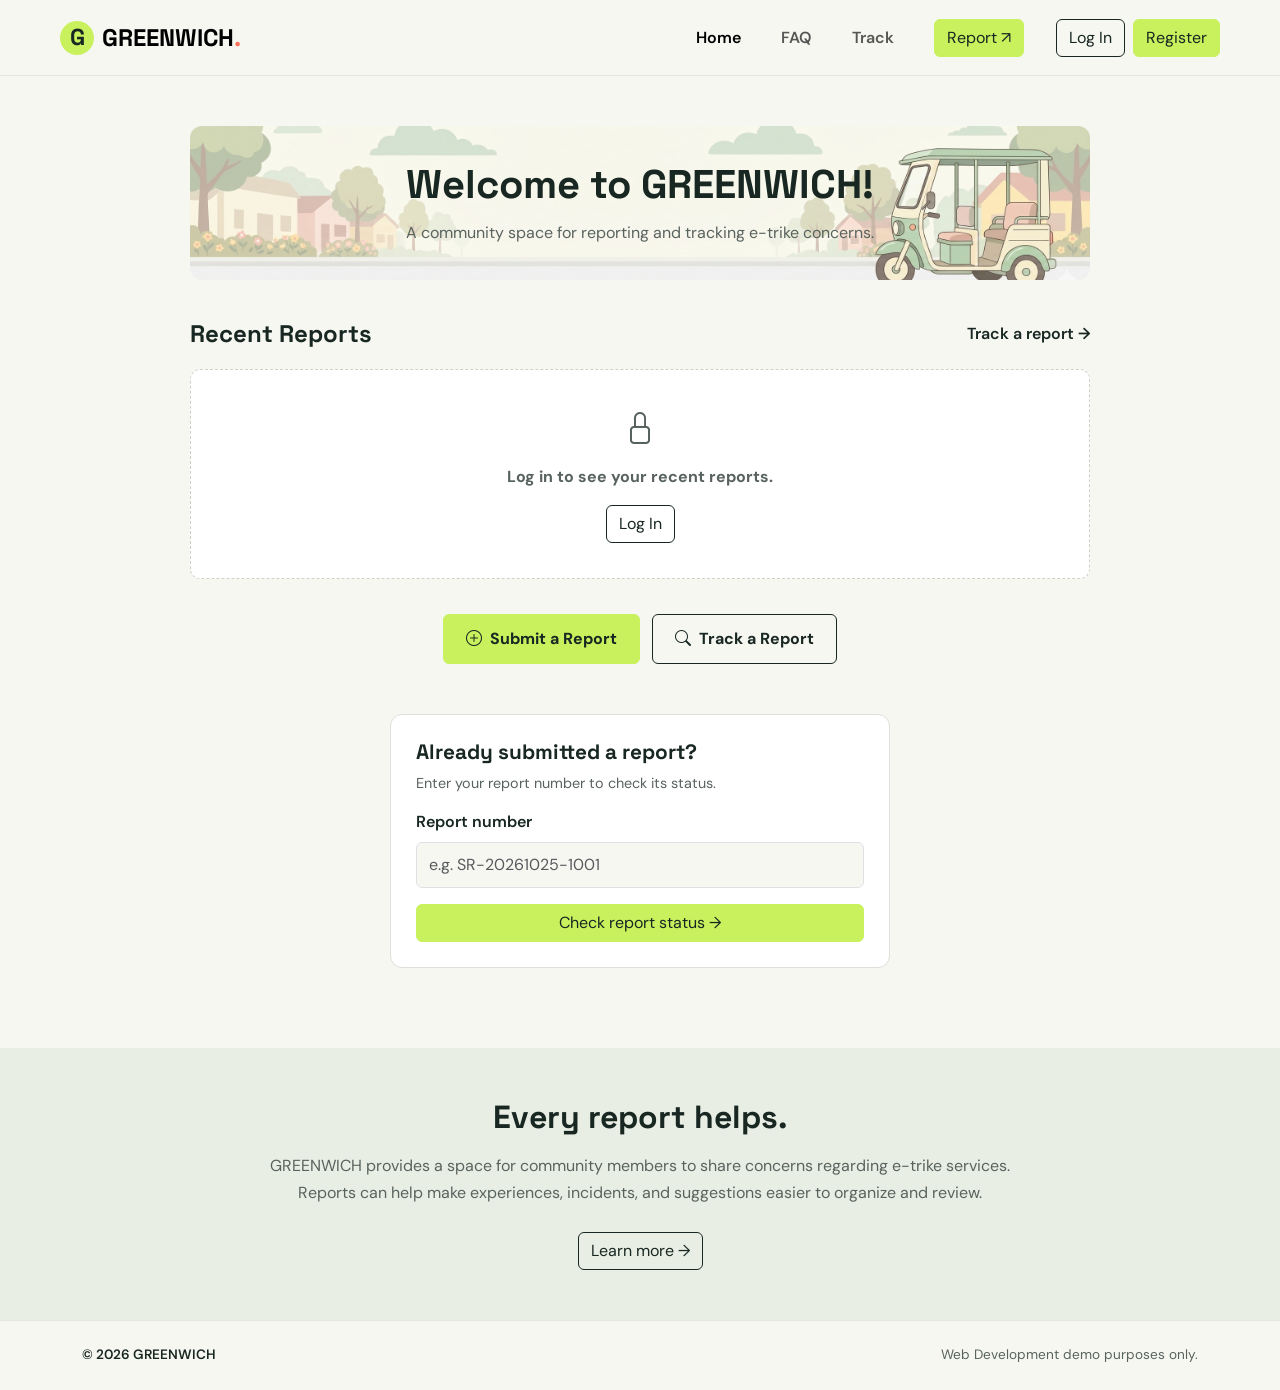
<file: Citizen Reporting Website/Citizen Reporting Website/index.html>
<!doctype html>
<html lang="en">
<head>
    <meta charset="utf-8">
    <meta name="viewport" content="width=device-width, initial-scale=1">
    <meta name="theme-color" content="#f7f7f2">
    <meta name="description" content="A community website for reporting and tracking e-trike concerns.">
    <title>GREENWICH | Citizen Reporting Website</title>

    <link href="https://cdn.jsdelivr.net/npm/bootstrap@5.3.3/dist/css/bootstrap.min.css" rel="stylesheet">
    <link rel="stylesheet" href="https://cdn.jsdelivr.net/npm/bootstrap-icons@1.11.3/font/bootstrap-icons.min.css">

    <link rel="preconnect" href="https://fonts.googleapis.com">
    <link rel="preconnect" href="https://fonts.gstatic.com" crossorigin>
    <link href="https://fonts.googleapis.com/css2?family=DM+Sans:wght@400;500;600;700&family=Space+Grotesk:wght@500;600;700&display=swap" rel="stylesheet">

    <link rel="stylesheet" href="styles/index.css">
    <link rel="stylesheet" href="styles/menu.css">
    <link rel="stylesheet" href="styles/footer.css">

    <script src="scripts/menu.js" defer></script>
    <script src="scripts/report-lookup.js" defer></script>
    <script src="scripts/auth.js" defer></script>

    <style>

        body {
            background: #f7f7f2;
            color: #182722;
        }

        .navbar {
            background: #f7f7f2;
            border-bottom: 1px solid #e5e7df;
        }

        .brand-mark {
            background: #c9f15d;
            color: #182722;
        }

        .brand-period {
            color: #ff7059;
        }

        .navbar-nav .nav-link {
            font-weight: 600;
        }

        .home-main {
            min-height: calc(100vh - 76px);
            padding: 50px 20px 80px;
        }


        .welcome-panel {
            width: 100%;
            max-width: 900px;
            margin: 0 auto 40px;
            padding: 35px 30px;
            background-color: #e4e7e1;
            background-image: url("images/etrike-banner.jpg");
            background-size: cover;
            background-position: center;
            background-repeat: no-repeat;
            border-radius: 12px;
            text-align: center;
        }


            .welcome-panel h1 {
                font-family: var(--display-font);
                font-size: clamp(1.5rem, 4vw, 2.5rem);
                font-weight: 700;
                margin-bottom: 12px;
            }

            .welcome-panel p {
                margin: 0;
                color: #59635e;
            }

        .recent-section {
            width: 100%;
            max-width: 900px;
            margin: 0 auto;
        }

        .recent-heading {
            display: flex;
            align-items: center;
            justify-content: space-between;
            gap: 15px;
            margin-bottom: 20px;
        }

            .recent-heading h2 {
                font-family: var(--display-font);
                font-weight: 700;
                font-size: 1.5rem;
                margin: 0;
            }

            .recent-heading a {
                color: #182722;
                font-weight: 600;
                text-decoration: none;
            }

                .recent-heading a:hover {
                    text-decoration: underline;
                }

        .recent-list {
            display: flex;
            flex-direction: column;
            gap: 15px;
        }

        .recent-report {
            display: flex;
            align-items: center;
            gap: 18px;
            padding: 20px;
            background: #fff;
            border: 1px solid #dce1d9;
            border-radius: 10px;
            color: #182722;
            text-decoration: none;
            transition: transform 150ms ease, border-color 150ms ease;
        }

            .recent-report:hover {
                transform: translateY(-2px);
                border-color: #a8bc8a;
                color: #182722;
            }

        .recent-report-icon {
            flex: 0 0 64px;
            width: 64px;
            height: 64px;
            display: grid;
            place-items: center;
            background: #edf1e8;
            border: 1px solid #dce1d9;
            border-radius: 8px;
            font-size: 1.5rem;
            color: #314128;
        }

        .recent-report-content {
            flex: 1;
            min-width: 0;
        }

        .recent-report-title {
            font-family: var(--display-font);
            font-size: 1rem;
            font-weight: 700;
            margin-bottom: 5px;
        }

        .recent-report-description {
            color: #59635e;
            font-size: 0.9rem;
            margin-bottom: 8px;
            overflow-wrap: anywhere;
        }

        .recent-report-meta {
            display: flex;
            flex-wrap: wrap;
            gap: 8px 14px;
            color: #727c75;
            font-size: 0.8rem;
        }

        .recent-report-arrow {
            font-size: 1.25rem;
            flex-shrink: 0;
        }

        .empty-reports {
            padding: 35px 20px;
            background: white;
            border: 1px dashed #cbd3c7;
            border-radius: 10px;
            text-align: center;
            color: #59635e;
        }

            .empty-reports i {
                font-size: 2rem;
                display: block;
                margin-bottom: 12px;
            }

        .home-actions {
            display: flex;
            justify-content: center;
            gap: 12px;
            flex-wrap: wrap;
            margin-top: 35px;
        }

            .home-actions .btn {
                padding: 12px 22px;
                font-weight: 700;
            }

        .home-report-button {
            background: #c9f15d;
            border: 1px solid #c9f15d;
            color: #182722;
        }

            .home-report-button:hover {
                background: #d8ff75;
                border-color: #d8ff75;
                color: #182722;
            }

        .home-track-button {
            border: 1px solid #182722;
            color: #182722;
        }

            .home-track-button:hover {
                background: #182722;
                color: white;
            }

        .home-lookup {
            max-width: 500px;
            margin: 50px auto 0;
            padding: 25px;
            border: 1px solid #dce1d9;
            border-radius: 12px;
            background: white;
        }

            .home-lookup h2 {
                font-family: var(--display-font);
                font-size: 1.3rem;
                font-weight: 700;
            }

            .home-lookup p {
                color: #59635e;
                font-size: 0.9rem;
            }

            .home-lookup .form-control {
                min-height: 46px;
            }

        .lookup-feedback {
            color: #59635e;
        }

        .home-info {
            padding: 50px 20px;
            background: #e9eee4;
            text-align: center;
        }

        .home-info-inner {
            max-width: 750px;
            margin: 0 auto;
        }

        .home-info h2 {
            font-family: var(--display-font);
            font-weight: 700;
            margin-bottom: 15px;
        }

        .home-info p {
            color: #59635e;
            line-height: 1.7;
        }

        .home-info .btn {
            margin-top: 10px;
        }

        .site-footer {
            background: #f7f7f2;
        }

        /* Mobile */
        @media (max-width: 767.98px) {
            .home-main {
                padding: 30px 16px 55px;
            }

            .welcome-panel {
                padding: 28px 20px;
                margin-bottom: 30px;
            }

                .welcome-panel h1 {
                    font-size: 1.6rem;
                }

            .recent-heading h2 {
                font-size: 1.25rem;
            }

            .recent-report {
                gap: 12px;
                padding: 14px;
            }

            .recent-report-icon {
                flex-basis: 50px;
                width: 50px;
                height: 50px;
                font-size: 1.2rem;
            }

            .recent-report-title {
                font-size: 0.95rem;
            }

            .recent-report-description {
                font-size: 0.85rem;
            }

            .recent-report-arrow {
                font-size: 1rem;
            }

            .home-actions {
                flex-direction: column;
            }

                .home-actions .btn {
                    width: 100%;
                }

            .home-lookup {
                padding: 20px;
                margin-top: 35px;
            }

            .recent-heading {
                align-items: flex-start;
            }
        }

        @media (prefers-reduced-motion: reduce) {
            .recent-report {
                transition: none;
            }

                .recent-report:hover {
                    transform: none;
                }
        }
    </style>
</head>

<body>

    <!-- Navigation -->
    <header class="navbar navbar-expand-md sticky-top px-3 px-lg-5">
        <div class="container-fluid">

            <a class="navbar-brand d-flex align-items-center gap-2 mb-0" href="index.html">
                <span class="brand-mark" aria-hidden="true">G</span>
                <span class="brand-name fs-4 fw-bold">GREENWICH<span class="brand-period">.</span></span>
            </a>

            <button class="navbar-toggler" type="button"
                    aria-label="Open navigation menu"
                    aria-expanded="false"
                    aria-controls="site-navigation">
                <span class="navbar-toggler-icon" aria-hidden="true"></span>
            </button>

            <nav class="collapse navbar-collapse justify-content-md-end"
                 id="site-navigation"
                 aria-label="Main navigation">


                <div class="navbar-nav align-items-md-center gap-md-4">
                    <a class="nav-link active" href="index.html" aria-current="page">Home</a>
                    <a class="nav-link" href="faq.html">FAQ</a>
                    <a class="nav-link" href="track.html">Track</a>

                    <a class="btn home-report-button ms-md-2" href="report.html">
                        Report <span aria-hidden="true">↗</span>
                    </a>

                    <div id="account-controls" class="d-flex align-items-md-center gap-2 ms-md-2">
                        <!-- Account buttons will appear here -->
                    </div>
                </div>


            </nav>
        </div>
    </header>

    <!-- Homepage -->
    <main class="home-main">

        <!-- Welcome -->
        <section class="welcome-panel" aria-labelledby="welcome-title">
            <h1 id="welcome-title">Welcome to GREENWICH!</h1>
            <p>A community space for reporting and tracking e-trike concerns.</p>
        </section>

        <!-- Recent reports -->
        <section class="recent-section" aria-labelledby="recent-title">

            <div class="recent-heading">
                <h2 id="recent-title">Recent Reports</h2>
                <a href="track.html">Track a report <span aria-hidden="true">→</span></a>
            </div>

            <div class="recent-list" id="recent-reports-list">
                <div class="empty-reports">
                    <i class="bi bi-arrow-repeat" aria-hidden="true"></i>
                    Loading reports...
                </div>
            </div>

            <div class="home-actions">
                <a href="report.html" class="btn home-report-button">
                    <i class="bi bi-plus-circle me-1" aria-hidden="true"></i>
                    Submit a Report
                </a>

                <a href="track.html" class="btn home-track-button">
                    <i class="bi bi-search me-1" aria-hidden="true"></i>
                    Track a Report
                </a>
            </div>

        </section>

        <!-- Report number lookup -->
        <section class="home-lookup" aria-labelledby="lookup-title">

            <h2 id="lookup-title">Already submitted a report?</h2>
            <p>Enter your report number to check its status.</p>

            <form id="report-lookup-form">
                <label class="form-label fw-semibold" for="report-number">Report number</label>

                <input class="form-control mb-3"
                       id="report-number"
                       name="report-number"
                       type="text"
                       placeholder="e.g. SR-20261025-1001"
                       autocomplete="off"
                       required>

                <button class="btn home-report-button w-100" type="submit">
                    Check report status <span aria-hidden="true">→</span>
                </button>

                <p class="lookup-feedback small mt-3 mb-0"
                   id="report-lookup-feedback"
                   role="status"
                   aria-live="polite"
                   hidden></p>
            </form>

        </section>

    </main>

    <!-- Information -->
    <section class="home-info" id="about">
        <div class="home-info-inner">

            <h2>Every report helps.</h2>

            <p>
                GREENWICH provides a space for community members to share concerns
                regarding e-trike services. Reports can help make experiences,
                incidents, and suggestions easier to organize and review.
            </p>

            <a href="faq.html" class="btn home-track-button">
                Learn more <span aria-hidden="true">→</span>
            </a>

        </div>
    </section>

    <!-- Footer -->
    <footer class="site-footer py-4">
        <div class="container d-flex flex-column flex-sm-row justify-content-between align-items-sm-center gap-2">
            <p class="footer-copyright mb-0">&copy; 2026 GREENWICH</p>
            <p class="footer-notice mb-0">Web Development demo purposes only.</p>
        </div>
    </footer>

    <!-- Recent report rendering -->
    <script src="data/reports.js"></script>
    <script>
        const recentReportsKey = "GREENWICH";
        const recentReportsContainer = document.querySelector("#recent-reports-list");

        const statusLabels = {

          "submitted": "Submitted",
          "under_review": "Under review",
          "in_progress": "In progress",
          "assigned": "Assigned",
          "resolved": "Resolved",
          "case_closed": "Case closed"
        };
        

        const reportIcons = {
            "submitted": "bi-send",
            "under_review": "bi-clipboard-check",
            "in_progress": "bi-arrow-repeat",
            "assigned": "bi-person-check",
            "resolved": "bi-check-circle",
            "case_closed": "bi-lock"
        };

        const escapeHTML = (value) => {
            return String(value ?? "").replace(/[&<>"']/g, (character) => ({
                "&": "&amp;",
                "<": "&lt;",
                ">": "&gt;",
                '"': "&quot;",
                "'": "&#39;"
            }[character]));
        };

        const formatDate = (value) => {
            if (!value) return "Date unavailable";

            const date = new Date(value);

            if (Number.isNaN(date.getTime())) {
                return "Date unavailable";
            }

            return date.toLocaleDateString(undefined, {
                year: "numeric",
                month: "short",
                day: "numeric"
            });
        };

        const renderReports = (reports) => {
            recentReportsContainer.innerHTML = "";

            if (reports.length === 0) {
                recentReportsContainer.innerHTML = `
              <div class="empty-reports">
                <i class="bi bi-clipboard" aria-hidden="true"></i>
                <p class="mb-2 fw-bold">No reports available yet.</p>
                <p class="mb-0">Be the first to submit a community report.</p>
              </div>`;
                return;
            }

            reports.slice(0, 3).forEach((report) => {
                const reportNumber = report.reportNumber || "Unknown report";
                const status = report.status || "pending";
                const category = report.category || "Community report";
                const description = report.description || "No description provided.";
                const date = report.submittedAt || report.receivedDate;

                const card = document.createElement("a");
                card.className = "recent-report";
                card.href = `track.html?report=${encodeURIComponent(reportNumber)}`;

                card.innerHTML = `
              <div class="recent-report-icon">
                <i class="bi ${reportIcons[status] || "bi-file-earmark"}"
                  aria-hidden="true"></i>
              </div>

              <div class="recent-report-content">
                <h3 class="recent-report-title">${escapeHTML(category)}</h3>

                <p class="recent-report-description">
                  ${escapeHTML(description)}
                </p>

                <div class="recent-report-meta">
                  <span>${escapeHTML(reportNumber)}</span>
                  <span>${escapeHTML(statusLabels[status] || status)}</span>
                  <span>${escapeHTML(formatDate(date))}</span>
                </div>
              </div>

              <span class="recent-report-arrow" aria-hidden="true">
                <i class="bi bi-arrow-right"></i>
              </span>
            `;

                recentReportsContainer.appendChild(card);
            });
        };
        // Returns true if someone is logged in. 
        const isLoggedIn = () => {
            try {
                return Boolean(JSON.parse(localStorage.getItem("greenwichCurrentUser")));
            } catch {
                return false;
            }
        };

        const loadRecentReports = async () => {
            // Recent reports are only for logged-in users.
            if (!isLoggedIn()) {
                recentReportsContainer.innerHTML = `
                  <div class="empty-reports">
                    <i class="bi bi-lock" aria-hidden="true"></i>
                    <p class="mb-2 fw-bold">Log in to see your recent reports.</p>
                    <a class="btn home-track-button mt-2" href="login.html?next=index.html">Log In</a>
                  </div>`;
                return;
            }

            let savedReports = {};
            let demoReports = {};

            try {
                savedReports = JSON.parse(localStorage.getItem(recentReportsKey) || "{}");
            } catch {
                savedReports = {};
            }

            // Sample reports come from data/reports.js (works without a server).
            demoReports = window.demoReportsData || {};

            // Saved reports take priority over sample reports.
            const combinedReports = {
                ...demoReports,
                ...savedReports
            };

            const reports = Object.values(combinedReports);

            reports.sort((a, b) => {
                const dateA = new Date(a.submittedAt || a.receivedDate || 0);
                const dateB = new Date(b.submittedAt || b.receivedDate || 0);
                return dateB - dateA;
            });

            renderReports(reports);
        };

        loadRecentReports();
    </script>

</body>
</html>
</file>
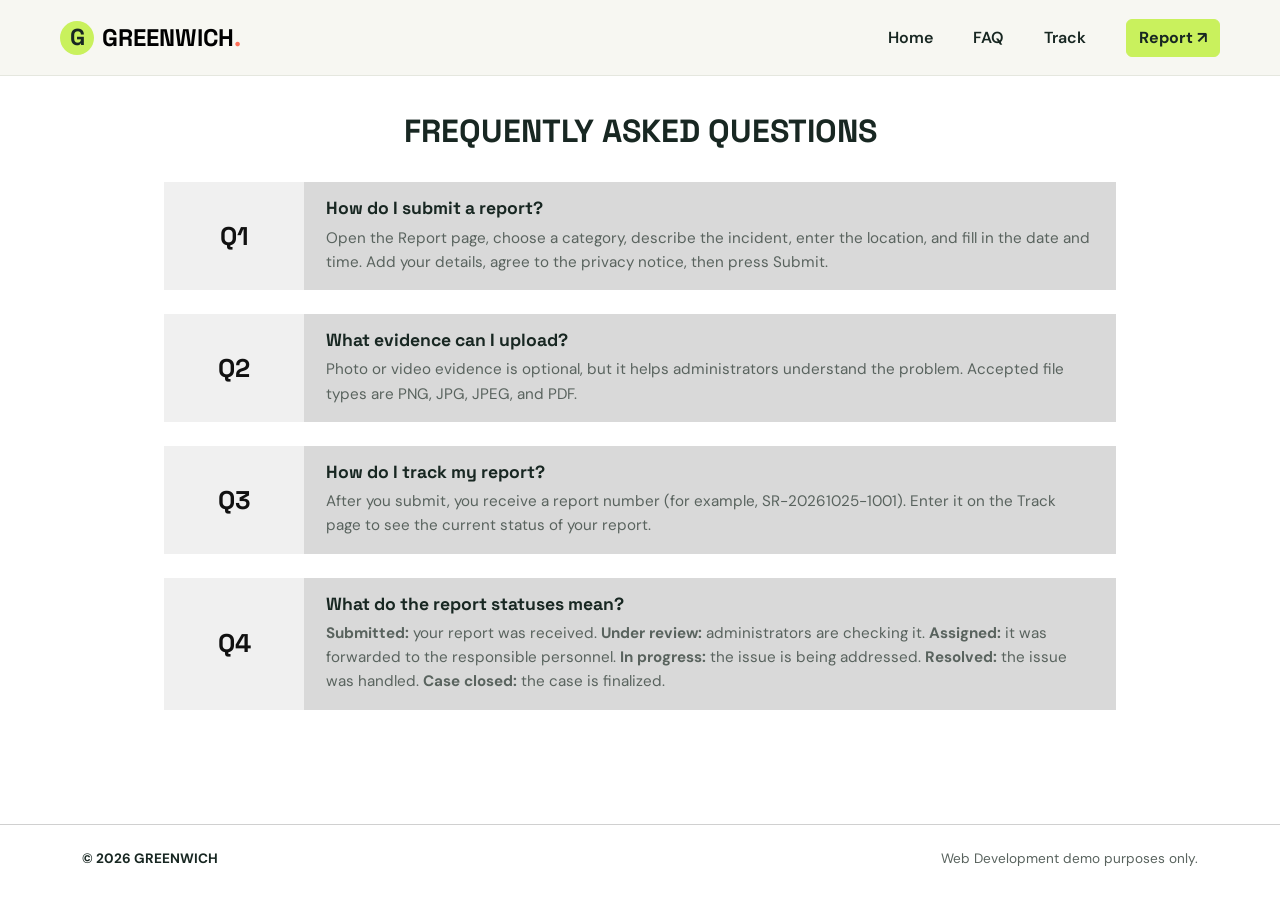
<file: Citizen Reporting Website/Citizen Reporting Website/faq.html>
<!doctype html>
<html lang="en">
<head>
    <meta charset="utf-8">
    <meta name="viewport" content="width=device-width, initial-scale=1">
    <meta name="theme-color" content="#f7f7f2">
    <meta name="description" content="Frequently asked questions about reporting and tracking e-trike concerns.">
    <title>FAQ | GREENWICH</title>

    <link href="https://cdn.jsdelivr.net/npm/bootstrap@5.3.3/dist/css/bootstrap.min.css" rel="stylesheet">
    <link rel="stylesheet" href="https://cdn.jsdelivr.net/npm/bootstrap-icons@1.11.3/font/bootstrap-icons.min.css">

    <link rel="preconnect" href="https://fonts.googleapis.com">
    <link rel="preconnect" href="https://fonts.gstatic.com" crossorigin>
    <link href="https://fonts.googleapis.com/css2?family=DM+Sans:wght@400;500;600;700&family=Space+Grotesk:wght@500;600;700&display=swap" rel="stylesheet">

    <link rel="stylesheet" href="styles/menu.css">
    <link rel="stylesheet" href="styles/footer.css">
    <link rel="stylesheet" href="styles/shared.css">
    <link rel="stylesheet" href="styles/faq.css">

    <script src="scripts/menu.js" defer></script>
</head>

<body>

    <!-- Navigation -->
    <header class="navbar navbar-expand-md sticky-top px-3 px-lg-5">
        <div class="container-fluid">

            <a class="navbar-brand d-flex align-items-center gap-2 mb-0" href="index.html">
                <span class="brand-mark" aria-hidden="true">G</span>
                <span class="brand-name fs-4 fw-bold">GREENWICH<span class="brand-period">.</span></span>
            </a>

            <button class="navbar-toggler" type="button"
                    aria-label="Open navigation menu"
                    aria-expanded="false"
                    aria-controls="site-navigation">
                <span class="navbar-toggler-icon" aria-hidden="true"></span>
            </button>

            <nav class="collapse navbar-collapse justify-content-md-end"
                 id="site-navigation"
                 aria-label="Main navigation">

                <div class="navbar-nav align-items-md-center gap-md-4">
                    <a class="nav-link" href="index.html">Home</a>
                    <a class="nav-link active" href="faq.html" aria-current="page">FAQ</a>
                    <a class="nav-link" href="track.html">Track</a>
                    <a class="btn home-report-button ms-md-2" href="report.html">
                        Report <span aria-hidden="true">↗</span>
                    </a>
                </div>

            </nav>
        </div>
    </header>

    <!-- FAQ -->
    <main class="faq-main">

        <h1 class="faq-title">FREQUENTLY ASKED QUESTIONS</h1>

        <section class="faq-item">
            <span class="faq-number" aria-hidden="true">Q1</span>
            <div class="faq-body">
                <h2 class="faq-question">How do I submit a report?</h2>
                <div class="faq-answer">
                    <p>
                        Open the Report page, choose a category, describe the incident,
                        enter the location, and fill in the date and time. Add your details,
                        agree to the privacy notice, then press Submit.
                    </p>
                </div>
            </div>
        </section>

        <section class="faq-item">
            <span class="faq-number" aria-hidden="true">Q2</span>
            <div class="faq-body">
                <h2 class="faq-question">What evidence can I upload?</h2>
                <div class="faq-answer">
                    <p>
                        Photo or video evidence is optional, but it helps administrators
                        understand the problem. Accepted file types are PNG, JPG, JPEG, and PDF.
                    </p>
                </div>
            </div>
        </section>

        <section class="faq-item">
            <span class="faq-number" aria-hidden="true">Q3</span>
            <div class="faq-body">
                <h2 class="faq-question">How do I track my report?</h2>
                <div class="faq-answer">
                    <p>
                        After you submit, you receive a report number (for example,
                        SR-20261025-1001). Enter it on the Track page to see the
                        current status of your report.
                    </p>
                </div>
            </div>
        </section>

        <section class="faq-item">
            <span class="faq-number" aria-hidden="true">Q4</span>
            <div class="faq-body">
                <h2 class="faq-question">What do the report statuses mean?</h2>
                <div class="faq-answer">
                    <p>
                        <strong>Submitted:</strong> your report was received.
                        <strong>Under review:</strong> administrators are checking it.
                        <strong>Assigned:</strong> it was forwarded to the responsible personnel.
                        <strong>In progress:</strong> the issue is being addressed.
                        <strong>Resolved:</strong> the issue was handled.
                        <strong>Case closed:</strong> the case is finalized.
                    </p>
                </div>
            </div>
        </section>

    </main>

    <!-- Footer -->
    <footer class="site-footer py-4">
        <div class="container d-flex flex-column flex-sm-row justify-content-between align-items-sm-center gap-2">
            <p class="footer-copyright mb-0">&copy; 2026 GREENWICH</p>
            <p class="footer-notice mb-0">Web Development demo purposes only.</p>
        </div>
    </footer>

</body>
</html>
</file>
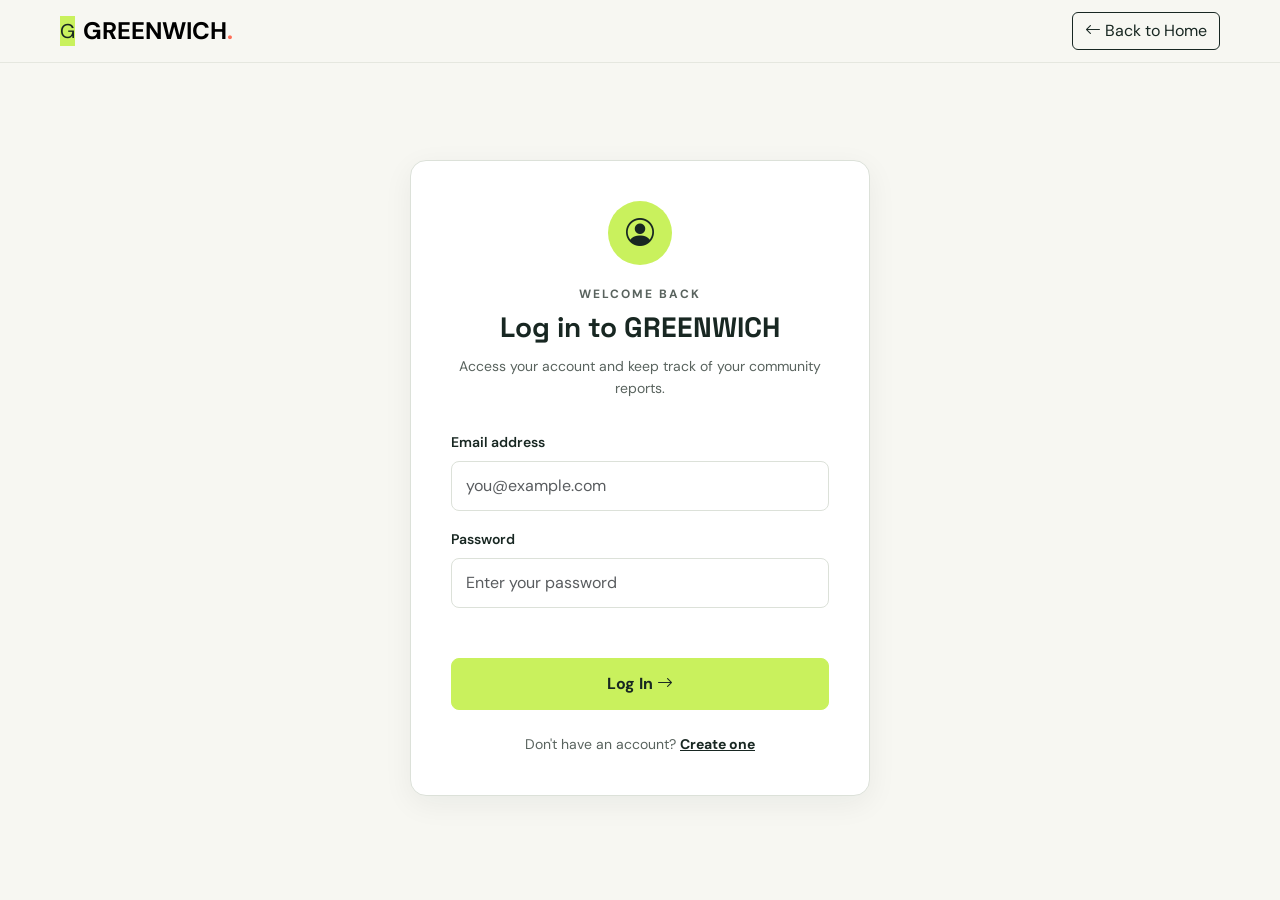
<file: Citizen Reporting Website/Citizen Reporting Website/login.html>
﻿
<!doctype html>
<html lang="en">
<head>
    <meta charset="utf-8">
    <meta name="viewport" content="width=device-width, initial-scale=1">
    <meta name="theme-color" content="#f7f7f2">
    <title>Login | GREENWICH</title>

    <link href="https://cdn.jsdelivr.net/npm/bootstrap@5.3.3/dist/css/bootstrap.min.css" rel="stylesheet">
    <link rel="stylesheet" href="https://cdn.jsdelivr.net/npm/bootstrap-icons@1.11.3/font/bootstrap-icons.min.css">

    <link rel="preconnect" href="https://fonts.googleapis.com">
    <link rel="preconnect" href="https://fonts.gstatic.com" crossorigin>
    <link href="https://fonts.googleapis.com/css2?family=DM+Sans:wght@400;500;600;700&family=Space+Grotesk:wght@500;600;700&display=swap" rel="stylesheet">

    <link rel="stylesheet" href="styles/shared.css">
    <link rel="stylesheet" href="styles/auth.css">

    <script src="scripts/auth.js" defer></script>
</head>

<body>

    <header class="navbar sticky-top px-3 px-lg-5">
        <div class="container-fluid">
            <a class="navbar-brand d-flex align-items-center gap-2" href="index.html">
                <span class="brand-mark">G</span>
                <span class="fs-4 fw-bold">GREENWICH<span class="brand-period">.</span></span>
            </a>

            <a href="index.html" class="btn home-track-button">
                <i class="bi bi-arrow-left"></i> Back to Home
            </a>
        </div>
    </header>

    <main class="auth-page">
        <section class="auth-card">

            <div class="auth-heading">
                <span class="auth-icon">
                    <i class="bi bi-person-circle"></i>
                </span>

                <p class="auth-eyebrow">WELCOME BACK</p>
                <h1>Log in to GREENWICH</h1>
                <p>Access your account and keep track of your community reports.</p>
            </div>

            <form id="login-form">

                <div class="mb-3">
                    <label for="login-email" class="form-label">Email address</label>
                    <input type="email"
                           class="form-control"
                           id="login-email"
                           placeholder="you@example.com"
                           required>
                </div>

                <div class="mb-3">
                    <label for="login-password" class="form-label">Password</label>
                    <input type="password"
                           class="form-control"
                           id="login-password"
                           placeholder="Enter your password"
                           required>
                </div>

                <p id="login-message" class="auth-message" role="status" aria-live="polite"></p>

                <button type="submit" class="btn auth-submit w-100">
                    Log In <i class="bi bi-arrow-right"></i>
                </button>

            </form>

            <div class="auth-switch">
                Don't have an account?
                <a href="register.html">Create one</a>
            </div>

        </section>
    </main>

</body>
</html>
</file>
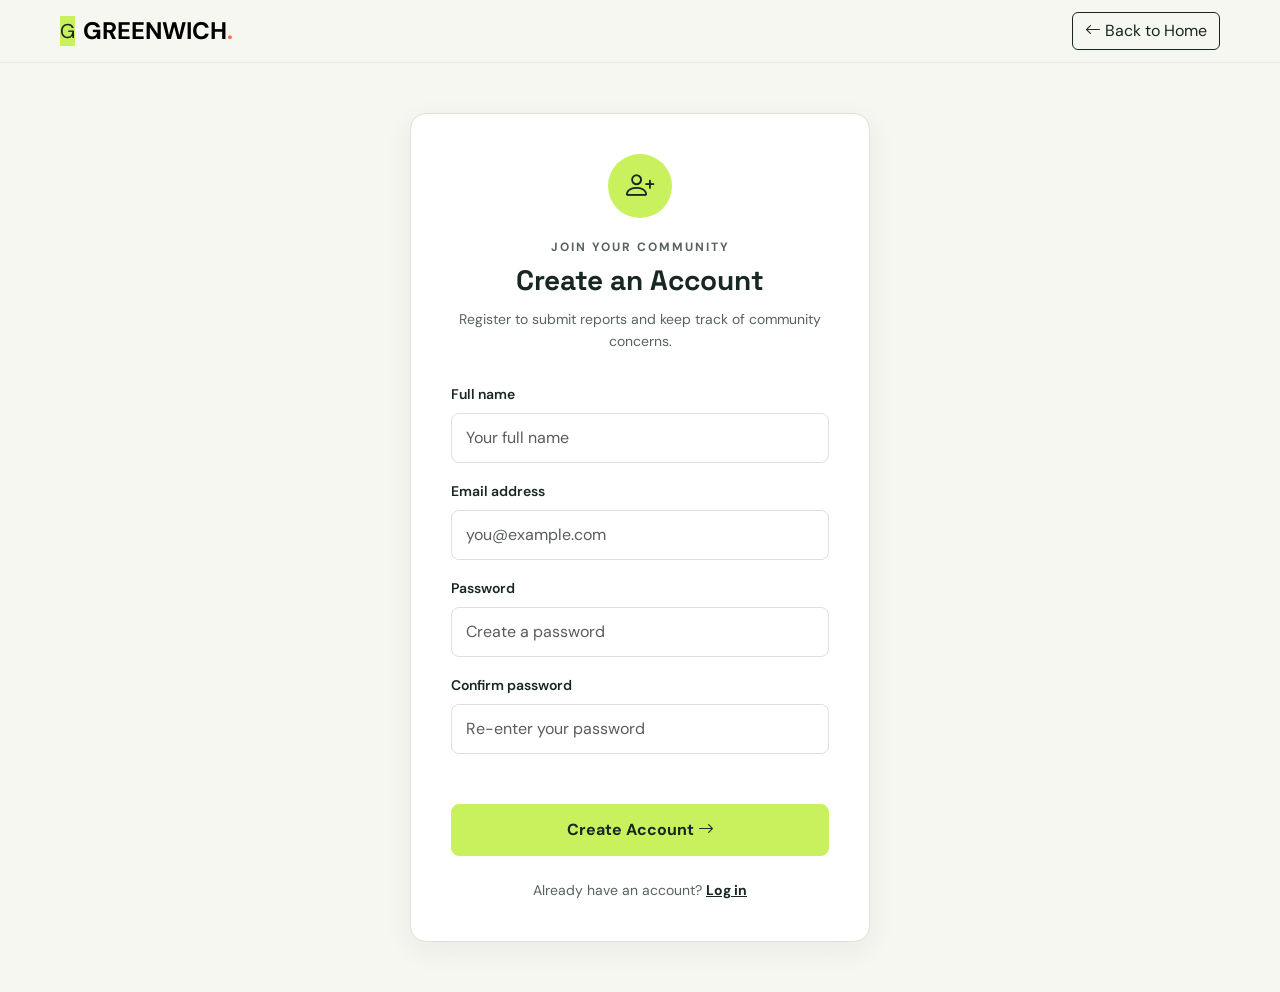
<file: Citizen Reporting Website/Citizen Reporting Website/register.html>
﻿
<!doctype html>
<html lang="en">
<head>
    <meta charset="utf-8">
    <meta name="viewport" content="width=device-width, initial-scale=1">
    <meta name="theme-color" content="#f7f7f2">
    <title>Create Account | GREENWICH</title>

    <link href="https://cdn.jsdelivr.net/npm/bootstrap@5.3.3/dist/css/bootstrap.min.css" rel="stylesheet">
    <link rel="stylesheet" href="https://cdn.jsdelivr.net/npm/bootstrap-icons@1.11.3/font/bootstrap-icons.min.css">

    <link rel="preconnect" href="https://fonts.googleapis.com">
    <link rel="preconnect" href="https://fonts.gstatic.com" crossorigin>
    <link href="https://fonts.googleapis.com/css2?family=DM+Sans:wght@400;500;600;700&family=Space+Grotesk:wght@500;600;700&display=swap" rel="stylesheet">

    <link rel="stylesheet" href="styles/shared.css">
    <link rel="stylesheet" href="styles/auth.css">

    <script src="scripts/auth.js" defer></script>
</head>

<body>

    <header class="navbar sticky-top px-3 px-lg-5">
        <div class="container-fluid">
            <a class="navbar-brand d-flex align-items-center gap-2" href="index.html">
                <span class="brand-mark">G</span>
                <span class="fs-4 fw-bold">GREENWICH<span class="brand-period">.</span></span>
            </a>

            <a href="index.html" class="btn home-track-button">
                <i class="bi bi-arrow-left"></i> Back to Home
            </a>
        </div>
    </header>

    <main class="auth-page">
        <section class="auth-card">

            <div class="auth-heading">
                <span class="auth-icon">
                    <i class="bi bi-person-plus"></i>
                </span>

                <p class="auth-eyebrow">JOIN YOUR COMMUNITY</p>
                <h1>Create an Account</h1>
                <p>Register to submit reports and keep track of community concerns.</p>
            </div>

            <form id="register-form">

                <div class="mb-3">
                    <label for="register-name" class="form-label">Full name</label>
                    <input type="text" class="form-control"
                           id="register-name" placeholder="Your full name" required>
                </div>

                <div class="mb-3">
                    <label for="register-email" class="form-label">Email address</label>
                    <input type="email" class="form-control"
                           id="register-email" placeholder="you@example.com" required>
                </div>

                <div class="mb-3">
                    <label for="register-password" class="form-label">Password</label>
                    <input type="password" class="form-control"
                           id="register-password" placeholder="Create a password"
                           minlength="6" required>
                </div>

                <div class="mb-3">
                    <label for="register-confirm-password" class="form-label">Confirm password</label>
                    <input type="password" class="form-control"
                           id="register-confirm-password"
                           placeholder="Re-enter your password" required>
                </div>

                <p id="register-message" class="auth-message" role="status" aria-live="polite"></p>

                <button type="submit" class="btn auth-submit w-100">
                    Create Account <i class="bi bi-arrow-right"></i>
                </button>

            </form>

            <div class="auth-switch">
                Already have an account?
                <a href="login.html">Log in</a>
            </div>

        </section>
    </main>

</body>
</html>
</file>
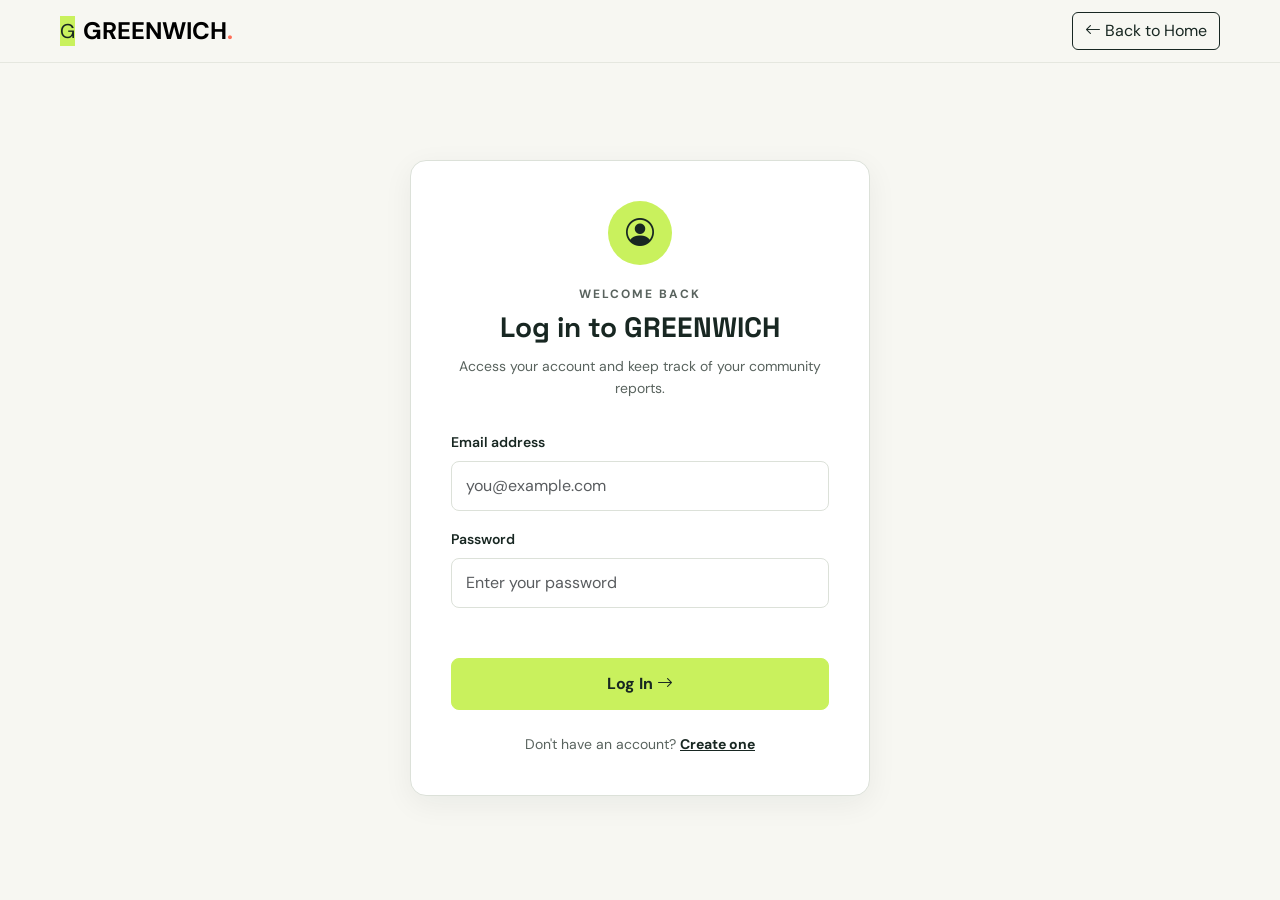
<file: Citizen Reporting Website/Citizen Reporting Website/report.html>
<!doctype html>
<html lang="en">
<head>
    <meta charset="utf-8">
    <meta name="viewport" content="width=device-width, initial-scale=1">
    <meta name="theme-color" content="#f7f7f2">
    <meta name="description" content="Submit a community report about e-trike concerns and incidents.">

    <title>GREENWICH | Create a Report</title>

    <!-- Bootstrap -->
    <link href="https://cdn.jsdelivr.net/npm/bootstrap@5.3.3/dist/css/bootstrap.min.css" rel="stylesheet">
    <link rel="stylesheet" href="https://cdn.jsdelivr.net/npm/bootstrap-icons@1.11.3/font/bootstrap-icons.min.css">

    <!-- Google Fonts -->
    <link rel="preconnect" href="https://fonts.googleapis.com">
    <link rel="preconnect" href="https://fonts.gstatic.com" crossorigin>
    <link href="https://fonts.googleapis.com/css2?family=DM+Sans:wght@400;500;600;700&family=Space+Grotesk:wght@500;600;700&display=swap" rel="stylesheet">

    <!-- Project CSS -->
    <link rel="stylesheet" href="styles/index.css">
    <link rel="stylesheet" href="styles/menu.css">
    <link rel="stylesheet" href="styles/report.css">
    <link rel="stylesheet" href="styles/footer.css">

    <!-- JavaScript -->
    <script src="scripts/menu.js" defer></script>
    <script src="scripts/report.js" defer></script>
    <script src="scripts/auth.js" defer></script>
</head>

<body>

    <!-- Navigation -->
    <header class="navbar navbar-expand-md sticky-top px-3 px-lg-5">
        <div class="container-fluid">

            <a class="navbar-brand d-flex align-items-center gap-2 mb-0" href="index.html">
                <span class="brand-mark" aria-hidden="true">G</span>
                <span class="brand-name fs-4 fw-bold">
                    GREENWICH<span class="brand-period">.</span>
                </span>
            </a>

            <button class="navbar-toggler" type="button"
                    aria-label="Open navigation menu"
                    aria-expanded="false"
                    aria-controls="site-navigation">
                <span class="navbar-toggler-icon" aria-hidden="true"></span>
            </button>

            <nav class="collapse navbar-collapse justify-content-md-end"
                 id="site-navigation"
                 aria-label="Main navigation">

                <div class="navbar-nav align-items-md-center gap-md-4">
                    <a class="nav-link" href="index.html">Home</a>
                    <a class="nav-link" href="faq.html">FAQ</a>
                    <a class="nav-link" href="track.html">Track</a>
                    <a class="btn home-report-button ms-md-2 active"
                       href="report.html" aria-current="page">
                        Report <span aria-hidden="true">↗</span>
                    </a>
                </div>

            </nav>
        </div>
    </header>


    <!-- Report Page -->
    <main class="report-page">

        <div class="report-container">

            <!-- Page Heading -->
            <div class="report-heading text-center">
                <span class="report-heading-icon">
                    <i class="bi bi-plus-circle" aria-hidden="true"></i>
                </span>

                <h1>Create a Report</h1>

                <p>
                    Help keep our community informed by reporting e-trike concerns and incidents.
                </p>
            </div>


            <!-- Report Form -->
            <form class="report-form" id="report-form" novalidate>

                <!-- Report Title -->
                <div class="col-12">
                    <label class="form-label" for="report-title-input">
                        Report Title <span>*</span>
                    </label>

                    <input class="form-control"
                           type="text"
                           id="report-title-input"
                           name="title"
                           placeholder="Enter a short title for your report"
                           maxlength="100"
                           required>

                    <div class="invalid-feedback">
                        Please enter a report title.
                    </div>
                </div>


                <!-- Category, Date and Time -->
                <div class="row g-3">

                    <div class="col-md-4">
                        <label class="form-label" for="report-category">
                            Category <span>*</span>
                        </label>

                        <select class="form-select"
                                id="report-category"
                                name="category"
                                required>

                            <option value="" selected disabled>Select a category</option>
                            <option value="reckless-driving">Reckless Driving</option>
                            <option value="rude-driver">Rude Driver</option>
                            <option value="overcharging">Overcharging</option>
                            <option value="bad-passenger">Bad Passenger</option>
                            <option value="accident">Accident</option>
                            <option value="vehicle-condition">Poor Vehicle Condition</option>
                            <option value="other">Other or Unsure</option>

                        </select>

                        <div class="invalid-feedback">
                            Please select a report category.
                        </div>
                    </div>


                    <div class="col-md-4">
                        <label class="form-label" for="date-received">
                            Date Observed <span>*</span>
                        </label>

                        <input class="form-control"
                               type="date"
                               id="date-received"
                               name="date-received"
                               required>

                        <div class="invalid-feedback">
                            Please select a valid date.
                        </div>
                    </div>


                    <div class="col-md-4">
                        <label class="form-label" for="time-observed">
                            Time Observed <span>*</span>
                        </label>

                        <input class="form-control"
                               type="time"
                               id="time-observed"
                               name="time-observed"
                               required>

                        <div class="invalid-feedback">
                            Please enter the time of the incident.
                        </div>
                    </div>

                </div>


                <!-- Description -->
                <div class="col-12">
                    <label class="form-label" for="incident-description">
                        Description <span>*</span>
                    </label>

                    <textarea class="form-control"
                              id="incident-description"
                              name="description"
                              rows="5"
                              placeholder="Describe what happened. Include details that may help reviewers understand the incident."
                              required></textarea>

                    <div class="form-text">
                        Please provide accurate details about the incident.
                    </div>

                    <div class="invalid-feedback">
                        Please describe the incident before submitting.
                    </div>
                </div>

                <!-- Trike Number -->
                <div class="col-md-3">
                    <label class="form-label" for="trike-number">
                        Trike Number
                        <span class="form-text fw-normal ms-1">(optional)</span>
                    </label>

                    <input class="form-control"
                           type="text"
                           id="trike-number"
                           name="trike-number"
                           placeholder="e.g. T-1234 or plate number if known">

                    <div class="form-text">
                        If you can identify the trike, enter its number or plate here.
                    </div>
                </div>


                <!-- Location and File Upload -->
                <div class="row g-3">

                    <div class="col-md-6">

                        <fieldset class="location-fieldset h-100">

                            <legend class="form-label">Location <span>*</span></legend>

                            <div class="btn-group location-mode mb-3"
                                 role="group"
                                 aria-label="Choose how to enter the location">

                                <input class="btn-check"
                                       id="location-mode-text"
                                       name="location-mode"
                                       type="radio"
                                       value="text"
                                       checked>

                                <label class="btn btn-outline-secondary"
                                       for="location-mode-text">
                                    <i class="bi bi-geo-alt me-1"></i>
                                    Describe Area
                                </label>


                                <input class="btn-check"
                                       id="location-mode-map"
                                       name="location-mode"
                                       type="radio"
                                       value="map">

                                <label class="btn btn-outline-secondary"
                                       for="location-mode-map">
                                    <i class="bi bi-map me-1"></i>
                                    Maps Pin
                                </label>

                            </div>


                            <div id="location-text-panel">

                                <label class="visually-hidden" for="location-text">
                                    Area, city, or nearby landmark
                                </label>

                                <input class="form-control"
                                       id="location-text"
                                       name="location-text"
                                       type="text"
                                       placeholder="Area, city, or nearby landmark"
                                       required>

                                <div class="invalid-feedback">
                                    Please enter the incident location.
                                </div>

                            </div>


                            <div id="location-map-panel" hidden>

                                <p class="form-text">
                                    Drop a pin in Google Maps and paste its link or coordinates here.
                                </p>

                                <a class="btn btn-outline-secondary btn-sm mb-3"
                                   href="https://www.google.com/maps"
                                   target="_blank"
                                   rel="noopener noreferrer">
                                    <i class="bi bi-box-arrow-up-right me-1"></i>
                                    Open Google Maps
                                </a>

                                <label class="visually-hidden" for="location-map">
                                    Google Maps link or coordinates
                                </label>

                                <input class="form-control"
                                       id="location-map"
                                       name="location-map"
                                       type="text"
                                       placeholder="Google Maps link or 14.5995, 120.9842"
                                       disabled>

                                <div class="invalid-feedback">
                                    Please enter a valid Google Maps link or coordinates.
                                </div>

                            </div>

                        </fieldset>

                    </div>


                    <div class="col-md-6">

                        <div class="upload-field h-100">

                            <label class="form-label" for="report-screenshot">
                                File Upload
                            </label>

                            <label class="upload-box" for="report-screenshot">

                                <i class="bi bi-cloud-arrow-up upload-icon"
                                   aria-hidden="true"></i>

                                <span class="upload-title">
                                    Click to upload evidence
                                </span>

                                <span class="upload-description">
                                    PNG, JPG, WebP, or MP4 video. Maximum 10 MB.
                                </span>

                            </label>

                            <input class="form-control upload-input"
                                   id="report-screenshot"
                                   name="screenshot"
                                   type="file"
                                   accept="image/png,image/jpeg,image/webp,video/mp4">

                            <div class="invalid-feedback">
                                Choose a supported file no larger than 10 MB.
                            </div>

                        </div>

                    </div>

                </div>


                <!-- User Details -->
                <section class="user-details-section">

                    <div class="user-details-heading">
                        <i class="bi bi-person-circle" aria-hidden="true"></i>
                        <h2>User Details</h2>
                    </div>

                    <p class="section-description">
                        Provide your contact information for report verification and follow-up.
                    </p>


                    <div class="row g-3">

                        <!-- Full Name -->
                        <div class="col-md-6">

                            <label class="form-label" for="sender">
                                Full Name <span>*</span>
                            </label>

                            <input class="form-control"
                                   type="text"
                                   id="sender"
                                   name="sender"
                                   placeholder="Enter your full name"
                                   required>

                            <div class="invalid-feedback">
                                Please enter your name.
                            </div>

                        </div>


                        <!-- Phone Number -->
                        <div class="col-md-6">

                            <label class="form-label" for="phone-number">
                                Phone Number <span>*</span>
                            </label>

                            <input class="form-control"
                                   type="tel"
                                   id="phone-number"
                                   name="phone"
                                   placeholder="e.g. 09XX XXX XXXX"
                                   required>

                            <div class="invalid-feedback">
                                Please enter your phone number.
                            </div>

                        </div>


                        <!-- Email -->
                        <div class="col-md-6">

                            <label class="form-label" for="email-address">
                                Email Address <span>*</span>
                            </label>

                            <input class="form-control"
                                   type="email"
                                   id="email-address"
                                   name="email"
                                   autocomplete="email"
                                   placeholder="you@example.com"
                                   required>

                            <div class="invalid-feedback">
                                Please enter a valid email address.
                            </div>

                        </div>


                        <!-- Password -->
                        <div class="col-md-6">

                            <label class="form-label" for="user-password">
                                Password <span>*</span>
                            </label>

                            <div class="password-wrapper">

                                <input class="form-control"
                                       type="password"
                                       id="user-password"
                                       name="password"
                                       placeholder="Enter your password"
                                       autocomplete="new-password"
                                       minlength="8"
                                       required>

                                <button class="password-toggle"
                                        type="button"
                                        id="toggle-password"
                                        aria-label="Show password">
                                    <i class="bi bi-eye" aria-hidden="true"></i>
                                </button>

                            </div>

                            <div class="form-text">
                                Minimum 8 characters.
                            </div>

                            <div class="invalid-feedback">
                                Please enter a password with at least 8 characters.
                            </div>

                        </div>

                    </div>

                </section>


                <!-- Privacy Agreement -->
                <div class="privacy-agreement">

                    <div class="form-check">

                        <input class="form-check-input"
                               id="privacy-consent"
                               name="privacy-consent"
                               type="checkbox"
                               required>

                        <label class="form-check-label" for="privacy-consent">
                            I agree to provide this information for review. I understand that this demo saves report details in this browser only, does not send them to an agency, and does not retain uploaded files.
                            <span>*</span>
                        </label>

                        <div class="invalid-feedback">
                            Consent is required before submitting.
                        </div>

                    </div>

                </div>


                <!-- Submit -->
                <div class="report-submit-section">

                    <button class="btn report-submit" type="submit">
                        <i class="bi bi-plus-circle me-2" aria-hidden="true"></i>
                        Submit Report
                        <span aria-hidden="true">→</span>
                    </button>

                    <p class="report-form-status small mb-0"
                       id="report-form-status"
                       role="status"
                       aria-live="polite"
                       hidden></p>

                </div>

            </form>

        </div>

    </main>


    <!-- Footer -->
    <footer class="site-footer py-4">

        <div class="container d-flex flex-column flex-sm-row justify-content-between align-items-sm-center gap-2">

            <p class="footer-copyright mb-0">
                &copy; 2026 GREENWICH
            </p>

            <p class="footer-notice mb-0">
                Web Development demo purposes only.
            </p>

        </div>

    </footer>
    <script>
        document.addEventListener("DOMContentLoaded", function () {
            requireLogin();
        });
    </script>
</body>
</html>
</file>
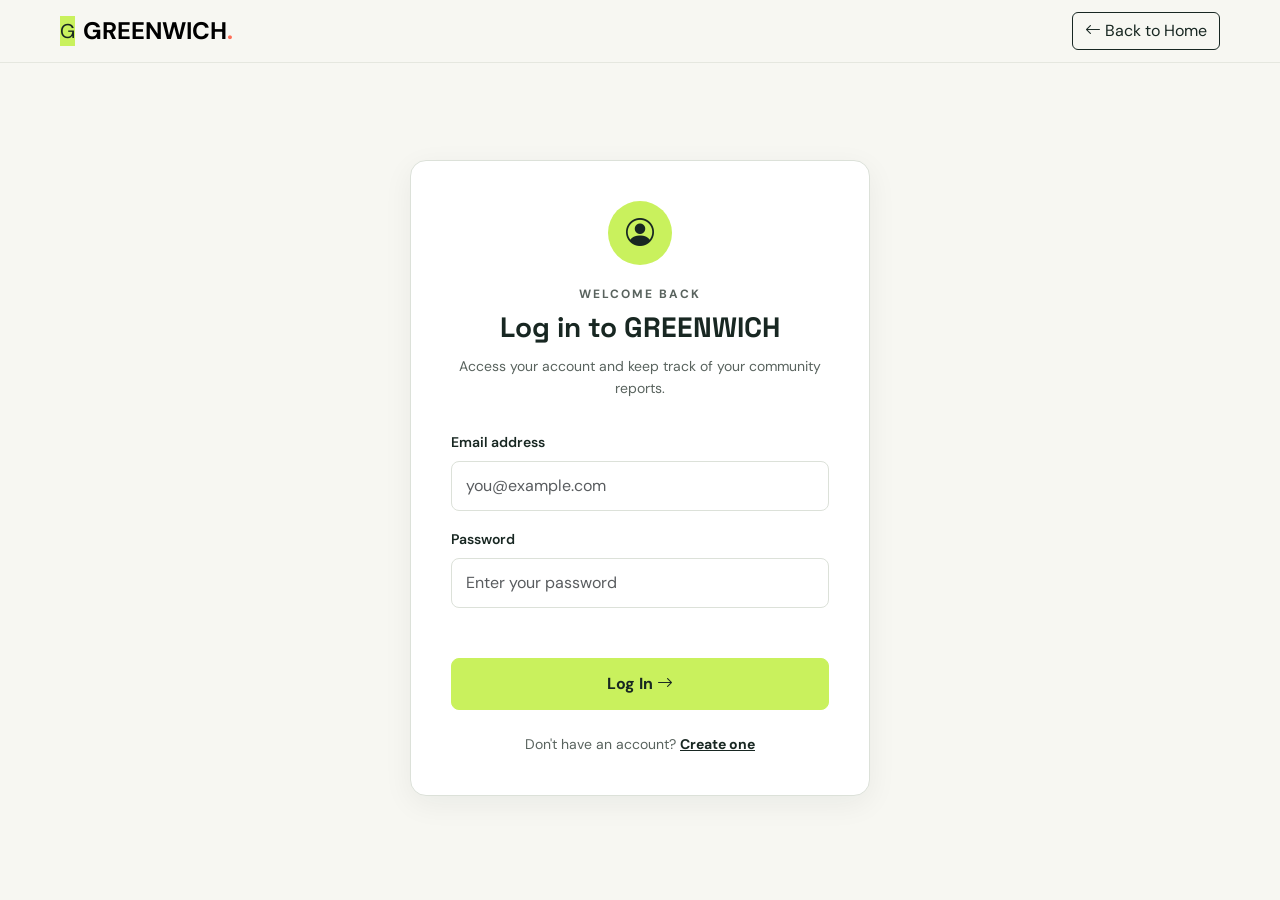
<file: Citizen Reporting Website/Citizen Reporting Website/track.html>
<!doctype html>
<html lang="en">
<head>
    <meta charset="utf-8">
    <meta name="viewport" content="width=device-width, initial-scale=1">
    <meta name="theme-color" content="#f7f7f2">
    <meta name="description" content="View the status and details of a GREENWICH e-trike report.">
    <title>Track a Report | GREENWICH</title>

    <link href="https://cdn.jsdelivr.net/npm/bootstrap@5.3.3/dist/css/bootstrap.min.css" rel="stylesheet">
    <link rel="stylesheet" href="https://cdn.jsdelivr.net/npm/bootstrap-icons@1.11.3/font/bootstrap-icons.min.css">

    <link rel="preconnect" href="https://fonts.googleapis.com">
    <link rel="preconnect" href="https://fonts.gstatic.com" crossorigin>
    <link href="https://fonts.googleapis.com/css2?family=DM+Sans:wght@400;500;600;700&family=Space+Grotesk:wght@500;600;700&display=swap" rel="stylesheet">

    <link rel="stylesheet" href="styles/index.css">
    <link rel="stylesheet" href="styles/menu.css">
    <link rel="stylesheet" href="styles/track.css">
    <link rel="stylesheet" href="styles/footer.css">

    <script src="scripts/menu.js" defer></script>
    <script src="data/reports.js" defer></script>
    <script src="scripts/auth.js" defer></script>
    <script src="scripts/track.js" defer></script>

    <style>
        body {
            background: #f7f7f2;
            color: #182722;
        }

        .navbar {
            background: #f7f7f2;
            border-bottom: 1px solid #e5e7df;
        }

        .brand-mark {
            background: #c9f15d;
            color: #182722;
        }

        .brand-period {
            color: #ff7059;
        }

        .navbar-nav .nav-link {
            font-weight: 600;
        }

        .home-report-button {
            background: #c9f15d;
            border: 1px solid #c9f15d;
            color: #182722;
            font-weight: 700;
        }

        .home-report-button:hover {
            background: #d8ff75;
            border-color: #d8ff75;
            color: #182722;
        }

        .site-footer {
            background: #f7f7f2;
        }
    </style>
</head>

<body>

    <!-- Navigation -->
    <header class="navbar navbar-expand-md sticky-top px-3 px-lg-5">
        <div class="container-fluid">

            <a class="navbar-brand d-flex align-items-center gap-2 mb-0" href="index.html">
                <span class="brand-mark" aria-hidden="true">G</span>
                <span class="brand-name fs-4 fw-bold">GREENWICH<span class="brand-period">.</span></span>
            </a>

            <button class="navbar-toggler" type="button"
                    aria-label="Open navigation menu"
                    aria-expanded="false"
                    aria-controls="site-navigation">
                <span class="navbar-toggler-icon" aria-hidden="true"></span>
            </button>

            <nav class="collapse navbar-collapse justify-content-md-end"
                 id="site-navigation"
                 aria-label="Main navigation">

                <div class="navbar-nav align-items-md-center gap-md-4">
                    <a class="nav-link" href="index.html">Home</a>
                    <a class="nav-link" href="faq.html">FAQ</a>
                    <a class="nav-link active" href="track.html" aria-current="page">Track</a>
                    <a class="btn home-report-button ms-md-2" href="report.html">
                        Report <span aria-hidden="true">↗</span>
                    </a>
                </div>

            </nav>
        </div>
    </header>

    <main>

        <!-- Track Hero -->
        <section class="track-hero d-flex align-items-center" aria-labelledby="track-title">
            <div class="container">
                <p class="track-eyebrow text-uppercase fw-bold mb-2">Report status</p>
                <h1 class="track-hero-title mb-2" id="track-title">Track a report</h1>
                <p class="track-hero-copy mb-0">Follow your submitted report.</p>
            </div>
        </section>

        <!-- Track Main Content -->
        <section class="track-main py-5" aria-label="Report tracking details">
            <div class="container">
                <div class="row g-4 align-items-start">

                    <!-- Left column: search, notice, and the report details -->
                    <div class="col-lg-8">

                        <form class="track-search mb-3" id="track-search-form">

                            <label class="form-label" for="track-report-number">
                                Report number
                            </label>

                            <div class="input-group">
                                <input
                                    class="form-control"
                                    id="track-report-number"
                                    name="report-number"
                                    type="text"
                                    placeholder="e.g. SR-20261025-ABCDE"
                                    required
                                >

                                <button class="btn btn-dark" type="submit">
                                    Find report
                                </button>
                            </div>

                            <p class="form-text mb-0">
                                Try sample cases: SR-20261025-1001 (Submitted),
                                SR-20261025-1002 (In Progress),
                                SR-20261025-1003 (Resolved), or
                                SR-20261025-1004 (Case Closed).
                            </p>

                        </form>

                        <!-- Track Notice -->
                        <p
                            class="track-notice"
                            id="track-notice"
                            role="status"
                            aria-live="polite"
                            hidden>
                        </p>

                        <!-- Report Details (now directly under the search box) -->
                        <article
                            class="track-report"
                            id="track-report"
                            aria-labelledby="track-report-title"
                            hidden>

                            <header class="track-report-header">

                                <div>
                                    <p class="track-category mb-1" id="track-category"></p>
                                    <h2 class="track-report-title mb-1" id="track-report-title"></h2>
                                    <p class="track-report-number mb-0" id="track-report-heading"></p>
                                </div>

                                <span class="track-status" id="track-status"></span>

                            </header>

                            <!-- Report Information -->
                            <div class="row g-4 py-4">

                                <div class="col-md-6">
                                    <h3 class="track-detail-title">Description</h3>
                                    <p class="track-detail-value mb-0" id="track-description"></p>
                                </div>

                                <div class="col-md-6">
                                    <h3 class="track-detail-title">Date submitted</h3>
                                    <p class="track-detail-value mb-0" id="track-date-submitted"></p>
                                </div>

                                <div class="col-md-6">
                                    <h3 class="track-detail-title">Location</h3>
                                    <p class="track-detail-value mb-0" id="track-location"></p>
                                </div>

                                <div class="col-md-6">
                                    <h3 class="track-detail-title">Last updated</h3>
                                    <p class="track-detail-value mb-0" id="track-updated"></p>
                                </div>

                                <div class="col-md-6">
                                    <h3 class="track-detail-title">Trike number</h3>
                                    <p class="track-detail-value mb-0" id="track-trike-number"></p>
                                </div>

                            </div>

                            <!-- Progress Timeline -->
                            <section class="track-progress" aria-labelledby="track-progress-title">

                                <h3 class="track-progress-title" id="track-progress-title">
                                    Progress
                                </h3>

                                <ol class="track-timeline" id="track-timeline"></ol>

                            </section>

                            <!-- Report Outcome -->
                            <section
                                class="track-verdict mt-4"
                                id="track-verdict"
                                aria-labelledby="track-verdict-title"
                                hidden>

                                <p class="track-verdict-kicker text-uppercase fw-bold mb-2">
                                    Outcome
                                </p>

                                <h3 class="track-verdict-title mb-2" id="track-verdict-title"></h3>

                                <p class="track-verdict-copy mb-0" id="track-verdict-copy"></p>

                            </section>

                        </article>

                    </div>

                    <!-- Right column: recent reports -->
                    <div class="col-lg-4">
                        <section class="recent-reports-section" aria-labelledby="recent-reports-title">

                            <h2 id="recent-reports-title">My Recent Reports</h2>
                            <p>View your recently submitted reports.</p>

                            <div id="recent-reports-list">
                                <p>Loading reports...</p>
                            </div>

                        </section>
                    </div>

                    <!-- Demo Note -->
                    <div class="col-12">
                        <p class="track-demo-note small mt-4 mb-0">
                            Sample cases load from data/reports.js. Submitted reports are stored only in this browser and are not sent to any agency.
                        </p>
                    </div>

                </div>
            </div>
        </section>

    </main>

    <!-- Footer -->
    <footer class="site-footer py-4">
        <div class="container d-flex flex-column flex-sm-row justify-content-between align-items-sm-center gap-2">

            <p class="footer-copyright mb-0">&copy; 2026 GREENWICH</p>

            <p class="footer-notice mb-0">
                Web Development demo purposes only.
            </p>

        </div>
    </footer>

</body>

<script>
    document.addEventListener("DOMContentLoaded", function () {
        requireLogin();
    });
</script>

</html>
</file>
<file: Citizen Reporting Website/Citizen Reporting Website/styles/index.css>
/* Shared design values and page-wide behavior belong to the homepage. */
:root {
  --ink: #182722;
  --paper: #f7f7f2;
  --green: #c9f15d;
  --coral: #ff7059;
  --display-font: "Space Grotesk", sans-serif;
  --bs-body-font-family: "DM Sans", sans-serif;
  --bs-body-color: var(--ink);
  --bs-body-bg: var(--paper);
}

html {
  scroll-behavior: smooth;
}

@media (prefers-reduced-motion: reduce) {
  html {
    scroll-behavior: auto;
  }
}


/* MOBILE BOTTOM NAVIGATION */
@media (max-width: 767.98px) {

  /* Bottom navigation bar */
  body {
    padding-bottom: 85px;
  }

  header.navbar {
    position: fixed !important;
    top: auto !important;
    bottom: 0 !important;
    left: 0;
    width: 100%;
    min-height: auto !important;
    padding: 0 !important;
    background: #f7f7f2 !important;
    border-top: 1px solid #e5e7df;
    border-bottom: none !important;
    z-index: 1050;
  }

  /* Hide logo and hamburger */
  header.navbar .navbar-brand,
  header.navbar .navbar-toggler {
    display: none !important;
  }

  /* Navbar container */
  header.navbar .container-fluid {
    padding: 0;
  }

  /* Keep navigation visible */
  #site-navigation {
    display: block !important;
    visibility: visible !important;
    width: 100%;
    height: auto !important;
  }

  /* Horizontal navigation links */
  .navbar-nav {
    display: flex !important;
    flex-direction: row !important;
    justify-content: space-around;
    align-items: center;
    width: 100%;
    padding: 10px 2px;
    gap: 0 !important;
  }

  .navbar-nav .nav-link,
  .navbar-nav .home-report-button {
    flex: 1;
    margin: 0 !important;
    padding: 10px 2px;
    text-align: center;
    font-size: 0.8rem;
    white-space: nowrap;
  }
}
</file>
<file: Citizen Reporting Website/Citizen Reporting Website/styles/footer.css>
.site-footer {
  border-top: 1px solid #e3e7df;
  background: #f7f7f2;
  color: #59635e;
  font-size: 0.85rem;
}

.footer-copyright {
  color: var(--ink);
  font-weight: 600;
}
</file>
<file: Citizen Reporting Website/Citizen Reporting Website/styles/shared.css>
/* GREENWICH - Shared UI */

:root {
	--bg-color: #f7f7f2;
	--text-color: #182722;
	--accent-color: #c9f15d;
	--panel-color: #e4e7e1;
	--card-color: #ffffff;
	--border-color: #dce1d9;
	--muted-color: #59635e;
	--display-font: "Space Grotesk", sans-serif;
	--body-font: "DM Sans", sans-serif;
}

body {
	background: var(--bg-color);
	color: var(--text-color);
	font-family: var(--body-font);
	margin: 0;
}

/* Navigation */

.navbar {
	background: var(--bg-color);
	border-bottom: 1px solid #e5e7df;
}

.brand-mark {
	background: var(--accent-color);
	color: var(--text-color);
}

.brand-period {
	color: #ff7059;
}

.navbar-nav .nav-link {
	color: var(--text-color);
	font-weight: 600;
}

	.navbar-nav .nav-link:hover {
		color: var(--muted-color);
	}

	.navbar-nav .nav-link.active {
		color: var(--text-color);
	}

/* Primary button */

.home-report-button {
	background: var(--accent-color);
	border: 1px solid var(--accent-color);
	color: var(--text-color);
	font-weight: 700;
}

	.home-report-button:hover {
		background: #d8ff75;
		border-color: #d8ff75;
		color: var(--text-color);
	}

/* Secondary button */

.home-track-button {
	border: 1px solid var(--text-color);
	color: var(--text-color);
	background: transparent;
}

	.home-track-button:hover {
		background: var(--text-color);
		color: white;
	}

/* Shared panels and cards */

.shared-panel {
	background: var(--panel-color);
	border-radius: 12px;
}

.shared-card {
	background: var(--card-color);
	border: 1px solid var(--border-color);
	border-radius: 10px;
}

/* Form elements */

.form-control,
.form-select {
	color: var(--text-color);
	border: 1px solid var(--border-color);
	border-radius: 8px;
}

	.form-control:focus,
	.form-select:focus {
		border-color: #a8bc8a;
		box-shadow: 0 0 0 0.2rem rgba(201, 241, 93, 0.25);
	}

/* Shared footer */

.site-footer {
	background: var(--bg-color);
	color: var(--text-color);
}

/* Typography */

h1, h2, h3, h4, h5, h6 {
	font-family: var(--display-font);
	color: var(--text-color);
}

p {
	color: var(--muted-color);
}

/* Mobile */

@media (max-width: 767.98px) {
	.navbar {
		padding-left: 16px;
		padding-right: 16px;
	}
}
</file>
<file: Citizen Reporting Website/Citizen Reporting Website/styles/faq.css>
* {
    box-sizing: border-box;
}

body {
    margin: 0;
    font-family: "DM Sans", Arial, sans-serif;
    background: #ffffff;
    color: #111111;
    padding-bottom: 90px;
}

/* Header: logo, site name, bell */
.app-header {
    display: flex;
    align-items: center;
    justify-content: space-between;
    max-width: 600px;
    margin: 12px auto;
    padding: 8px 14px;
    background: #d9d9d9;
    border-radius: 12px;
}

.app-logo {
    width: 38px;
    height: 38px;
    display: grid;
    place-items: center;
    background: #c9f15d;
    color: #111111;
    border-radius: 50%;
    font-weight: 700;
    text-decoration: none;
}

.app-name {
    font-family: "Space Grotesk", "DM Sans", sans-serif;
    font-weight: 700;
    font-size: 1.05rem;
    letter-spacing: 0.02em;
}

.app-period {
    color: #ff7059;
}

.app-bell {
    background: none;
    border: none;
    font-size: 1.3rem;
    color: #111111;
    cursor: pointer;
    padding: 4px;
}

/* Page content */
.faq-main {
    max-width: 600px;
    margin: 0 auto;
    padding: 0 16px;
}

.faq-title {
    background: #d9d9d9;
    border-radius: 14px;
    text-align: center;
    font-family: "Space Grotesk", "DM Sans", sans-serif;
    font-size: 1.1rem;
    font-weight: 700;
    padding: 18px 12px;
    margin: 0 0 24px;
}

.faq-item {
    margin-bottom: 22px;
}

.faq-question {
    display: inline-block;
    background: #d9d9d9;
    border-radius: 999px;
    padding: 4px 14px;
    margin: 0 0 8px;
    font-size: 0.85rem;
    font-weight: 700;
}

.faq-answer {
    border: 1px solid #111111;
    padding: 14px 16px;
    background: #ffffff;
}

.faq-answer p {
    margin: 0;
    font-size: 0.9rem;
    line-height: 1.6;
}

/* Bottom navigation */
.bottom-nav {
    position: fixed;
    left: 0;
    right: 0;
    bottom: 0;
    display: flex;
    justify-content: space-around;
    background: #ffffff;
    border-top: 1px solid #d0d0d0;
    padding: 8px 0 12px;
}

.bottom-nav a {
    display: flex;
    flex-direction: column;
    align-items: center;
    gap: 2px;
    min-width: 64px;
    padding: 4px 8px;
    color: #111111;
    text-decoration: none;
    font-size: 0.72rem;
    font-weight: 700;
}

.bottom-nav i {
    font-size: 1.5rem;
}

.bottom-nav a.active {
    border-bottom: 3px solid #111111;
}

/* ===== Mobile defaults for the new parts ===== */
.app-brand {
    display: contents;
}

.faq-number,
.desktop-nav {
    display: none;
}

/* ===== Desktop layout (matches the desktop mockup) ===== */
@media (min-width: 768px) {
    body {
        padding-bottom: 0;
    }

    .bottom-nav {
        display: none;
    }

    /* Top bar: bell left, logo center, icons right */
    .app-header {
        max-width: none;
        margin: 0;
        border-radius: 0;
        background: #ffffff;
        border-bottom: 2px solid #111111;
        padding: 8px 20px;
    }

    .app-bell {
        flex: 1;
        text-align: left;
    }

    .app-brand {
        display: flex;
        align-items: center;
        gap: 10px;
    }

    .desktop-nav {
        flex: 1;
        display: flex;
        justify-content: flex-end;
        gap: 18px;
    }

    .desktop-nav a {
        color: #111111;
        font-size: 1.4rem;
        text-decoration: none;
        padding-bottom: 2px;
    }

    .desktop-nav a.active {
        border-bottom: 3px solid #111111;
    }

    /* Page content */
    .faq-main {
        max-width: 1000px;
        padding: 0 24px 60px;
    }

    .faq-title {
        background: none;
        border-radius: 0;
        font-size: 2rem;
        padding: 0;
        margin: 36px 0 32px;
    }

    /* Q label on the left, gray area on the right */
    .faq-item {
        display: flex;
        min-height: 90px;
        margin-bottom: 24px;
    }

    .faq-number {
        display: flex;
        align-items: center;
        justify-content: center;
        flex: 0 0 140px;
        background: #f0f0f0;
        font-family: "Space Grotesk", "DM Sans", sans-serif;
        font-size: 1.6rem;
        font-weight: 700;
    }

    .faq-body {
        flex: 1;
        background: #d9d9d9;
        padding: 16px 22px;
    }

    .faq-question {
        display: block;
        background: none;
        border-radius: 0;
        padding: 0;
        margin: 0 0 6px;
        font-size: 1.1rem;
    }

    .faq-answer {
        border: none;
        background: none;
        padding: 0;
    }

    .faq-answer p {
        font-size: 0.95rem;
    }
}

@media (min-width: 768px) {
    .app-bell  { order: 1; }
    .app-brand { order: 2; }
    .desktop-nav { order: 3; }
}

/* ===== Footer ===== */
.site-footer {
    margin-top: 30px;
    padding: 20px 16px;
    background: #ffffff;
    border-top: 1px solid #d0d0d0;
}

.site-footer-inner {
    max-width: 1000px;
    margin: 0 auto;
    display: flex;
    flex-direction: column;
    gap: 6px;
    font-size: 0.85rem;
}

.footer-copyright {
    margin: 0;
    font-weight: 700;
}

.footer-notice {
    margin: 0;
    color: #59635e;
}

@media (min-width: 768px) {
    .site-footer-inner {
        flex-direction: row;
        justify-content: space-between;
        align-items: center;
        padding: 0 24px;
    }
}
</file>
<file: Citizen Reporting Website/Citizen Reporting Website/styles/auth.css>
﻿
/* GREENWICH - Login and Registration */

.auth-page {
    min-height: calc(100vh - 70px);
    display: flex;
    justify-content: center;
    align-items: center;
    padding: 50px 20px;
}

.auth-card {
    width: 100%;
    max-width: 460px;
    background: var(--card-color);
    border: 1px solid var(--border-color);
    border-radius: 16px;
    padding: 40px;
    box-shadow: 0 8px 30px rgba(24, 39, 34, 0.06);
}

.auth-heading {
    text-align: center;
    margin-bottom: 30px;
}

.auth-icon {
    display: inline-flex;
    align-items: center;
    justify-content: center;
    width: 64px;
    height: 64px;
    background: var(--accent-color);
    border-radius: 50%;
    font-size: 28px;
    margin-bottom: 20px;
}

.auth-eyebrow {
    font-size: 12px;
    font-weight: 700;
    letter-spacing: 2px;
    margin-bottom: 8px;
}

.auth-heading h1 {
    font-size: 28px;
    font-weight: 700;
    margin-bottom: 10px;
}

.auth-heading > p:last-child {
    font-size: 14px;
    line-height: 1.6;
}

.auth-card .form-label {
    font-weight: 600;
    font-size: 14px;
}

.auth-card .form-control {
    padding: 12px 14px;
}

.auth-submit {
    background: var(--accent-color);
    border: 1px solid var(--accent-color);
    color: var(--text-color);
    font-weight: 700;
    padding: 13px;
    border-radius: 8px;
    margin-top: 8px;
}

    .auth-submit:hover {
        background: #d8ff75;
        border-color: #d8ff75;
        color: var(--text-color);
    }

.auth-switch {
    text-align: center;
    margin-top: 24px;
    font-size: 14px;
    color: var(--muted-color);
}

    .auth-switch a {
        color: var(--text-color);
        font-weight: 700;
        text-decoration: underline;
    }

.auth-message {
    font-size: 13px;
    margin-bottom: 8px;
    min-height: 18px;
}

@media (max-width: 480px) {
    .auth-card {
        padding: 28px 22px;
    }

    .auth-heading h1 {
        font-size: 24px;
    }
}
</file>
<file: Citizen Reporting Website/Citizen Reporting Website/styles/report.css>
/* =========================================
   GREENWHICH - REPORT PAGE
   ========================================= */

/* Main page */
.report-page {
    min-height: calc(100vh - 76px);
    padding: 45px 20px 80px;
    background: #f7f7f2;
    color: #182722;
}

.report-container {
    width: 100%;
    max-width: 1000px;
    margin: 0 auto;
}


/* =========================================
   PAGE HEADING
   ========================================= */

.report-heading {
    max-width: 750px;
    margin: 0 auto 35px;
}

.report-heading-icon {
    display: inline-grid;
    place-items: center;
    width: 42px;
    height: 42px;
    margin-bottom: 12px;
    background: #c9f15d;
    border-radius: 50%;
    color: #182722;
    font-size: 1.3rem;
}

.report-heading h1 {
    margin-bottom: 10px;
    color: #182722;
    font-family: var(--display-font);
    font-size: clamp(1.8rem, 4vw, 2.5rem);
    font-weight: 700;
}

.report-heading p {
    margin: 0;
    color: #59635e;
    font-size: 1rem;
    line-height: 1.6;
}


/* =========================================
   REPORT FORM CARD
   ========================================= */

.report-form {
    display: flex;
    flex-direction: column;
    gap: 24px;
    width: 100%;
    max-width: 900px;
    margin: 0 auto;
    padding: clamp(22px, 4vw, 38px);
    background: #fff;
    border: 1px solid #dce1d9;
    border-radius: 14px;
}


    /* Form labels */
    .report-form .form-label,
    .report-form legend {
        display: block;
        margin-bottom: 9px;
        color: #182722;
        font-size: 0.95rem;
        font-weight: 700;
    }

        .report-form .form-label span,
        .report-form legend span {
            color: #ff7059;
        }


    /* Input fields */
    .report-form .form-control,
    .report-form .form-select {
        min-height: 48px;
        padding: 11px 13px;
        background-color: #f7f7f2;
        border: 1px solid #dce1d9;
        border-radius: 8px;
        color: #182722;
        font-family: var(--body-font);
        font-size: 0.95rem;
        transition: border-color 150ms ease, box-shadow 150ms ease;
    }

        .report-form .form-control:focus,
        .report-form .form-select:focus {
            background-color: #fff;
            border-color: #a8c84b;
            box-shadow: 0 0 0 3px rgb(201 241 93 / 25%);
        }

        .report-form .form-control::placeholder {
            color: #849087;
            opacity: 1;
        }

    .report-form textarea.form-control {
        min-height: 155px;
        resize: vertical;
    }

    .report-form .form-text {
        margin-top: 7px;
        color: #727c75;
        font-size: 0.83rem;
    }


    /* Bootstrap row spacing */
    .report-form > .row {
        width: 100%;
        margin: 0;
        --bs-gutter-x: 1rem;
        --bs-gutter-y: 1rem;
    }


/* =========================================
   LOCATION SECTION
   ========================================= */

.location-fieldset {
    min-width: 0;
    margin: 0;
    padding: 0;
    border: 0;
}

    .location-fieldset legend {
        float: none;
        width: auto;
        margin-bottom: 9px;
    }

.location-mode {
    display: flex;
    width: 100%;
}

    .location-mode .btn {
        flex: 1;
        min-height: 45px;
        padding: 9px 10px;
        border-color: #dce1d9;
        color: #59635e;
        font-size: 0.88rem;
        font-weight: 600;
    }

    .location-mode .btn-check:checked + .btn {
        background: #c9f15d;
        border-color: #c9f15d;
        color: #182722;
    }

    .location-mode .btn:hover {
        border-color: #a8bc8a;
    }

    .location-mode .btn-check:focus-visible + .btn {
        outline: 2px solid #182722;
        outline-offset: 2px;
    }

#location-map-panel .btn {
    border-color: #182722;
    color: #182722;
}

    #location-map-panel .btn:hover {
        background: #182722;
        color: #fff;
    }


/* =========================================
   FILE UPLOAD
   ========================================= */

.upload-field {
    display: flex;
    flex-direction: column;
    min-width: 0;
}

.upload-box {
    display: flex;
    flex-direction: column;
    align-items: center;
    justify-content: center;
    gap: 9px;
    min-height: 175px;
    padding: 20px;
    background: #f7f9f2;
    border: 2px dashed #cbd3c7;
    border-radius: 10px;
    text-align: center;
    cursor: pointer;
    transition: background 150ms ease, border-color 150ms ease;
}

    .upload-box:hover {
        background: #f0f6e5;
        border-color: #a8bc8a;
    }

.upload-icon {
    color: #314128;
    font-size: 2.3rem;
}

.upload-title {
    color: #182722;
    font-weight: 700;
}

.upload-description {
    color: #727c75;
    font-size: 0.82rem;
}

.upload-input {
    position: absolute;
    width: 1px;
    height: 1px;
    padding: 0;
    margin: -1px;
    overflow: hidden;
    clip: rect(0, 0, 0, 0);
    white-space: nowrap;
    border: 0;
}

    .upload-input:focus-visible + .invalid-feedback {
        display: block;
    }


/* =========================================
   USER DETAILS
   ========================================= */

.user-details-section {
    padding: 25px;
    background: #f7f9f2;
    border: 1px solid #e1e8d9;
    border-radius: 12px;
}

.user-details-heading {
    display: flex;
    align-items: center;
    gap: 10px;
    margin-bottom: 8px;
}

    .user-details-heading i {
        color: #314128;
        font-size: 1.35rem;
    }

    .user-details-heading h2 {
        margin: 0;
        color: #182722;
        font-family: var(--display-font);
        font-size: 1.4rem;
        font-weight: 700;
    }

.section-description {
    margin-bottom: 22px;
    color: #59635e;
    font-size: 0.9rem;
}


/* Password field */
.password-wrapper {
    position: relative;
}

    .password-wrapper .form-control {
        padding-right: 48px;
    }

.password-toggle {
    position: absolute;
    top: 50%;
    right: 13px;
    transform: translateY(-50%);
    padding: 4px;
    background: transparent;
    border: 0;
    color: #59635e;
    font-size: 1.1rem;
    cursor: pointer;
}

    .password-toggle:hover {
        color: #182722;
    }


/* =========================================
   PRIVACY AGREEMENT
   ========================================= */

.privacy-agreement {
    padding: 18px 20px;
    background: #f7f7f2;
    border: 1px solid #e5e7df;
    border-radius: 9px;
}

    .privacy-agreement .form-check {
        display: flex;
        align-items: flex-start;
        gap: 10px;
    }

    .privacy-agreement .form-check-input {
        flex-shrink: 0;
        width: 18px;
        height: 18px;
        margin-top: 3px;
        border-color: #a8bc8a;
        cursor: pointer;
    }

        .privacy-agreement .form-check-input:checked {
            background-color: #182722;
            border-color: #182722;
        }

    .privacy-agreement .form-check-label {
        color: #59635e;
        font-size: 0.88rem;
        line-height: 1.6;
    }

        .privacy-agreement .form-check-label span {
            color: #ff7059;
        }


/* =========================================
   SUBMIT BUTTON
   ========================================= */

.report-submit-section {
    display: flex;
    flex-direction: column;
    align-items: flex-start;
    gap: 12px;
}

.report-submit {
    min-height: 50px;
    padding: 12px 25px;
    background: #c9f15d;
    border: 1px solid #c9f15d;
    border-radius: 8px;
    color: #182722;
    font-size: 0.95rem;
    font-weight: 700;
    transition: background 150ms ease, transform 150ms ease;
}

    .report-submit:hover {
        background: #d8ff75;
        border-color: #d8ff75;
        color: #182722;
        transform: translateY(-1px);
    }

    .report-submit:focus-visible {
        outline: 2px solid #182722;
        outline-offset: 3px;
    }

.report-form-status {
    color: #314128;
}


/* =========================================
   NAVIGATION ACTIVE STATE
   ========================================= */

.navbar .home-report-button.active {
    background: #c9f15d;
    border-color: #c9f15d;
    color: #182722;
}


/* =========================================
   RESPONSIVE DESIGN
   ========================================= */

@media (max-width: 767.98px) {

    .report-page {
        padding: 30px 16px 55px;
    }

    .report-heading {
        margin-bottom: 25px;
    }

    .report-form {
        padding: 22px 18px;
        gap: 21px;
    }

    .user-details-section {
        padding: 20px 16px;
    }

    .upload-box {
        min-height: 145px;
    }

    .report-submit {
        width: 100%;
    }

    .report-submit-section {
        align-items: stretch;
    }
}

@media (max-width: 575.98px) {

    .report-heading h1 {
        font-size: 1.8rem;
    }

    .report-heading p {
        font-size: 0.9rem;
    }

    .location-mode .btn {
        padding-inline: 5px;
        font-size: 0.8rem;
    }

    .privacy-agreement {
        padding: 15px;
    }
}


/* =========================================
   ACCESSIBILITY
   ========================================= */

@media (prefers-reduced-motion: reduce) {

    .report-form .form-control,
    .report-form .form-select,
    .upload-box,
    .report-submit {
        transition: none;
    }

        .report-submit:hover {
            transform: none;
        }
}


/* =========================================
   NAVIGATION BAR BACKGROUND
   ========================================= */

.navbar {
    background-color: #f7f7f2 !important;
    border-bottom: 1px solid #e5e7df;
    z-index: 1030;
}

    /* Keep navigation links readable */
    .navbar .nav-link {
        color: #182722;
        font-weight: 600;
    }

        .navbar .nav-link:hover {
            color: #59635e;
        }

    /* Active Report button */
    .navbar .home-report-button.active {
        background: #c9f15d;
        border-color: #c9f15d;
        color: #182722;
    }
</file>
<file: Citizen Reporting Website/Citizen Reporting Website/styles/track.css>
.track-hero {
  min-height: 25svh;
  padding-block: 2rem;
  background: #eaf1db;
}

.track-eyebrow {
  color: #52643a;
  font-size: 0.75rem;
}

.track-hero-title,
.track-report-number,
.track-progress-title,
.track-verdict-title {
  color: var(--ink);
  font-family: var(--display-font);
}

.track-hero-title {
  font-size: clamp(2rem, 4.5vw, 3.5rem);
  line-height: 1.08;
}

.track-hero-copy,
.track-demo-note {
  color: #59635e;
}

.track-search {
  width: 100%;
  max-width: none;
}

.track-search .form-control,
.track-search .btn {
  min-height: 48px;
}

.track-notice {
  width: 100%;
  max-width: none;
  margin-top: 0.75rem;
  padding: 1rem 1.25rem;
  border-left: 4px solid var(--coral);
  background: #fff2ef;
  color: var(--ink);
}

.track-report {
  width: 100%;
  max-width: none;
  padding: clamp(1.25rem, 4vw, 2.5rem);
  border: 1px solid #e0e5dc;
  border-radius: 4px;
  background: #fff;
}

.track-report-header {
  display: flex;
  align-items: flex-start;
  justify-content: space-between;
  gap: 1rem;
  padding-bottom: 1.5rem;
  border-bottom: 1px solid #e7eae3;
}

.track-category,
.track-verdict-kicker {
  color: #71824b;
  font-size: 0.78rem;
  font-weight: 700;
  text-transform: uppercase;
}

/* Title is the main heading; the tracking number is a smaller reference line. */
.track-report-title {
  color: var(--ink);
  font-family: var(--display-font);
  font-size: clamp(1.6rem, 3.5vw, 2.25rem);
  line-height: 1.15;
  overflow-wrap: anywhere;
}

.track-report-number {
  color: #59635e;
  font-family: inherit;
  font-size: 0.95rem;
  font-weight: 600;
  letter-spacing: 0.02em;
  overflow-wrap: anywhere;
}

.track-status {
  flex: 0 0 auto;
  padding: 0.45rem 0.75rem;
  border-radius: 3px;
  background: #fff1d6;
  color: #704c12;
  font-size: 0.8rem;
  font-weight: 700;
}

.track-status.is-verdict {
  background: #eaf1db;
  color: #314128;
}

.track-detail-title {
  margin-bottom: 0.35rem;
  color: #59635e;
  font-size: 0.8rem;
  font-weight: 700;
  text-transform: uppercase;
}

.track-detail-value {
  color: var(--ink);
  line-height: 1.6;
  overflow-wrap: anywhere;
}

.track-progress {
  padding-top: 1.5rem;
  border-top: 1px solid #e7eae3;
}

.track-progress-title {
  margin-bottom: 2rem;
  font-size: 1.4rem;
}


.track-timeline {
  display: flex;
  flex-direction: column;
  margin: 0 0 2rem;
  padding: 0;
  list-style: none;
}

.track-timeline::before {
  content: none;
}

.track-step {
  position: relative;
  z-index: 1;
  display: grid;
  grid-template-columns: 44px minmax(0, 1fr);
  gap: 1rem;
  padding-bottom: 2rem;
  text-align: left;
}

.track-step:last-child {
  padding-bottom: 0;
}

.track-step:not(:last-child)::before {
  position: absolute;
  top: 48px;
  bottom: 6px;
  left: 21px;
  width: 2px;
  background: #d5dbcf;
  content: "";
}

.track-step:not(:last-child)::after {
  position: absolute;
  bottom: 2px;
  left: 16px;
  border-top: 8px solid #d5dbcf;
  border-right: 6px solid transparent;
  border-left: 6px solid transparent;
  content: "";
}

.track-step.is-complete:not(:last-child)::before {
  background: #314128;
}

.track-step.is-complete:not(:last-child)::after {
  border-top-color: #314128;
}

.track-step-marker {
  display: grid;
  width: 44px;
  height: 44px;
  margin: 0;
  place-items: center;
  border: 2px solid #d5dbcf;
  border-radius: 50%;
  background: #fff;
  font-size: 1.2rem;
  line-height: 1;
}

.track-step.is-complete .track-step-marker {
  border-color: #314128;
  background: var(--green);
}

.track-step.is-current .track-step-marker {
  border-color: #182722;
  background: #fff;
  box-shadow: 0 0 0 4px #e6edda;
}

.track-step-content {
  padding-top: 0.15rem;
}

.track-step-title {
  margin-bottom: 0.25rem;
  color: var(--ink);
  font-family: var(--display-font);
  font-size: 1rem;
}

.track-step.is-current .track-step-title {
  font-weight: 700;
}

.track-step-copy {
  margin: 0;
  color: #59635e;
  font-size: 0.85rem;
  line-height: 1.55;
}

.track-step.is-upcoming .track-step-marker,
.track-step.is-upcoming .track-step-title,
.track-step.is-upcoming .track-step-copy {
  opacity: 0.5;
}


.track-verdict {
  padding: 1.5rem;
  border-left: 4px solid #71824b;
  background: #f0f3ed;
}

.track-verdict-title {
  font-size: 1.5rem;
}

.track-verdict-copy {
  color: #59635e;
  line-height: 1.65;
}

/* FOR MOBILE VERSIONNNN */
@media (max-width: 767.98px) {

  /* Track report header */
  .track-report-header {
    flex-direction: column;
  }

  /* Bottom navigation */
  body {
    padding-bottom: 85px;
  }

  header.navbar.sticky-top {
    position: fixed !important;
    top: auto !important;
    bottom: 0 !important;
    left: 0;
    right: 0;
    width: 100%;
    min-height: auto;
    padding: 0 !important;
    background: #f7f7f2;
    border-top: 1px solid #e5e7df;
    border-bottom: none;
    z-index: 1050;
  }

  header.navbar .container-fluid {
    padding: 0;
  }

  header.navbar .navbar-brand,
  header.navbar .navbar-toggler {
    display: none !important;
  }

  header.navbar nav#site-navigation,
  header.navbar nav#site-navigation.collapse {
    display: block !important;
    visibility: visible !important;
    width: 100%;
    height: auto !important;
  }

  header.navbar .navbar-nav {
    display: flex !important;
    flex-direction: row !important;
    justify-content: space-around;
    align-items: center;
    width: 100%;
    padding: 10px 2px;
    gap: 0 !important;
  }

  header.navbar .navbar-nav .nav-link,
  header.navbar .navbar-nav .home-report-button {
    flex: 1;
    margin: 0 !important;
    padding: 10px 2px;
    text-align: center;
    font-size: 0.8rem;
    white-space: nowrap;
  }
}


/* ========================================
   RECENT REPORTS
======================================== */

.recent-reports-section {
    margin-bottom: 25px;
}

.recent-reports-section h2 {
    font-family: var(--display-font);
    font-size: 1.4rem;
    font-weight: 700;
    margin-bottom: 8px;
}

.recent-reports-section > p {
    color: #68736d;
    margin-bottom: 18px;
}

#recent-reports-list {
    display: grid;
    gap: 12px;
}

.recent-report-card {
    display: flex;
    justify-content: space-between;
    align-items: center;
    gap: 15px;
    padding: 18px 20px;
    background: #fff;
    border: 1px solid #e5e7df;
    border-radius: 12px;
    color: var(--ink);
    text-decoration: none;
    transition: border-color 0.2s ease, transform 0.2s ease;
}

.recent-report-card:hover {
    border-color: var(--green);
    transform: translateY(-2px);
}

.recent-report-card h3 {
    font-size: 1rem;
    font-weight: 700;
    margin-bottom: 6px;
}

.recent-report-card p {
    font-size: 0.85rem;
    margin-bottom: 5px;
}

.recent-report-card span {
    font-size: 0.85rem;
    font-weight: 600;
}

.recent-report-card small {
    display: block;
    color: #68736d;
    margin-top: 5px;
}

.recent-reports-empty {
    padding: 20px;
    background: #fff;
    border: 1px dashed #d5dbd3;
    border-radius: 12px;
    color: #68736d;
    text-align: center;
}

#track-description {
  font-size: 1rem;
  font-family: inherit;
  font-weight: 400;
}
</file>
<file: Citizen Reporting Website/Citizen Reporting Website/styles/menu.css>
/* Custom navbar details complement Bootstrap's responsive navigation classes. */
.navbar {
  min-height: 76px;
}

.brand-mark {
  display: grid;
  width: 34px;
  aspect-ratio: 1;
  place-items: center;
  border-radius: 50%;
  background: var(--green);
  font: 700 23px/1 var(--display-font);
}

.brand-name {
  font-family: var(--display-font);
}

.brand-period {
  color: var(--coral);
}

@media (max-width: 767.98px) {
  .navbar {
    min-height: 68px;
  }
}
</file>
